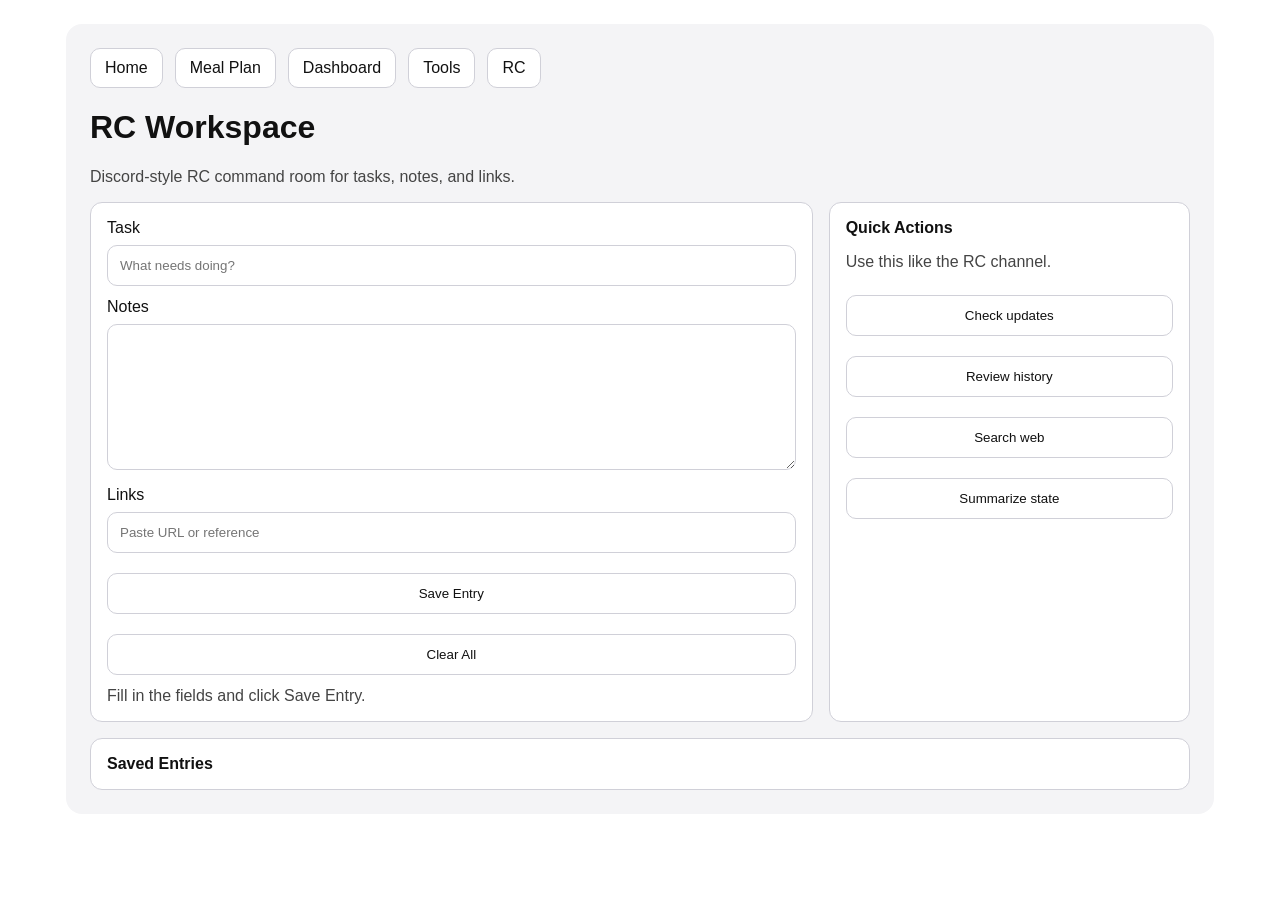
<file: rc/index.html>
<!doctype html>
<html>
  <head>
    <meta charset="utf-8" />
    <meta name="viewport" content="width=device-width, initial-scale=1" />
    <title>RC Workspace</title>
    <link rel="stylesheet" href="/styles.css" />
    <style>
      .grid { display: grid; gap: 16px; grid-template-columns: 2fr 1fr; }
      .panel { background: #fff; border: 1px solid #d0d0d8; border-radius: 12px; padding: 16px; }
      input, textarea, button { width: 100%; box-sizing: border-box; margin-top: 8px; margin-bottom: 12px; padding: 12px; border-radius: 10px; border: 1px solid #d0d0d8; background: #fff; color: #111; }
      button { background: #fff; cursor: pointer; }
      .log { display: grid; gap: 12px; max-height: 420px; overflow: auto; }
      .entry { background: #fff; padding: 14px; border-radius: 12px; border: 1px solid #d0d0d8; }
      .meta { font-size: 12px; color: #555; margin-bottom: 8px; }
            @media (max-width: 900px) { .grid { grid-template-columns: 1fr; } }
    </style>
  </head>
  <body>
    <div class="shell">
      <div class="nav">
        <a href="/">Home</a><a href="/mealplan/">Meal Plan</a><a href="/dashboard/">Dashboard</a><a href="/tools/">Tools</a><a href="/rc/">RC</a>
      </div>
      <h1>RC Workspace</h1>
      <p class="small">Discord-style RC command room for tasks, notes, and links.</p>
      <div class="grid">
        <div class="panel">
          <label>Task</label>
          <input id="task" placeholder="What needs doing?" />
          <label>Notes</label>
                    <textarea id="notes" rows="8"></textarea>
          <label>Links</label>
          <input id="links" placeholder="Paste URL or reference" />
          <div class="row">
            <button onclick="addEntry()">Save Entry</button>
            <button onclick="clearAll()">Clear All</button>
          </div>
          <div id="out" class="small">Fill in the fields and click Save Entry.</div>
        </div>
        <div class="panel">
          <strong>Quick Actions</strong>
          <p class="small">Use this like the RC channel.</p>
          <button onclick="setSample('Check latest updates')">Check updates</button>
          <button onclick="setSample('Review channel history')">Review history</button>
          <button onclick="setSample('Search the web')">Search web</button>
                   <button onclick="setSample('Summarize current state')">Summarize state</button>
        </div>
      </div>
      <div class="panel" style="margin-top:16px;">
        <strong>Saved Entries</strong>
        <div id="entries" class="log"></div>
      </div>
    </div>
    <script>
      const key = 'rc_entries';
      function loadEntries() { return JSON.parse(localStorage.getItem(key) || '[]'); }
      function saveEntries(entries) { localStorage.setItem(key, JSON.stringify(entries)); renderEntries(entries); }
      function renderEntries(entries) {
        const list = document.getElementById('entries');
        list.innerHTML = '';
                entries.slice().reverse().forEach((e) => {
          const div = document.createElement('div');
          div.className = 'entry';
          div.innerHTML = `<div class="meta">${new Date(e.ts).toLocaleString()}</div><strong>${escapeHtml(e.task)}</strong><div class="small" style="margin-top:8px; white-space:pre-wrap;">${escapeHtml(e.notes)}</div><div class="small" style="margin-top:8px;">${escapeHtml(e.links)}</div>`;
          list.appendChild(div);
        });
      }
      function addEntry() {
        const entries = loadEntries();
        const entry = { task: document.getElementById('task').value || 'No task', notes: document.getElementById('notes').value || 'No notes', links: document.getElementById('links').value || 'No links', ts: new Date().toISOString() };
        entries.push(entry); saveEntries(entries); document.getElementById('out').textContent = `Saved: ${entry.task}`;
      }
      function clearAll() { localStorage.removeItem(key); document.getElementById('task').value=''; document.getElementById('notes').value=''; document.getElementById('links').value=''; document.getElementById('out').textContent='Cleared.'; renderEntries([]); }
      function setSample(text) { document.getElementById('task').value = text; }
      function escapeHtml(s) { return String(s).replace(/[&<>\"]+/g, m => ({'&':'&amp;','<':'&lt;','>':'&gt;','\"':'&quot;'}[m])); }
            renderEntries(loadEntries());
    </script>
  </body>
</html>
</file>
<file: styles.css>
body {
  font-family: Arial, sans-serif;
  margin: 0;
  padding: 24px;
  background: #ffffff;
  color: #111;
}

.shell {
  max-width: 1100px;
  margin: 0 auto;
    background: #f4f4f6;
  padding: 24px;
  border-radius: 16px;
}

.nav {
  display: flex;
  gap: 12px;
  flex-wrap: wrap;
  margin-bottom: 20px;
}

.nav a {
  color: #111;
  text-decoration: none;
    background: #ffffff;
  padding: 10px 14px;
  border-radius: 10px;
  border: 1px solid #d0d0d8;
}

.nav a:hover {
  background: #ececf2;
}

.small {
  color: #444;
}
</file>
